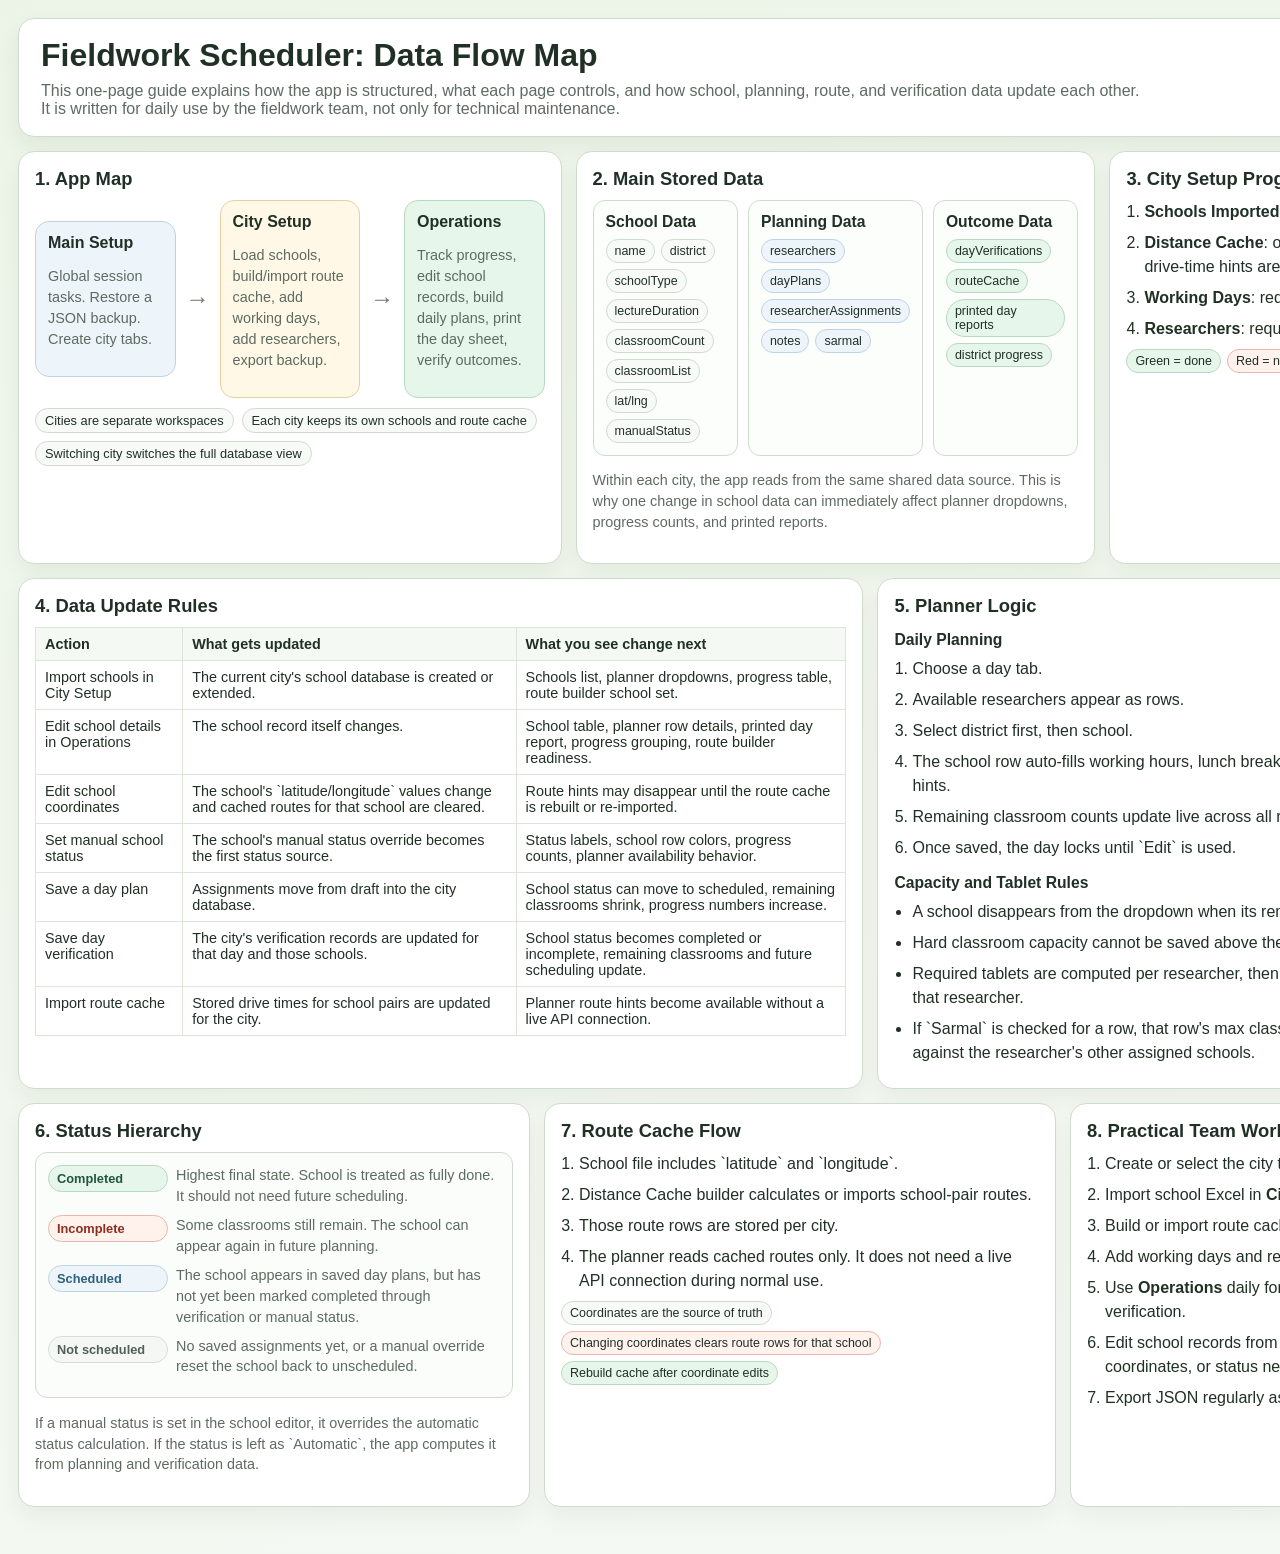
<file: info-sheet.html>
<!doctype html>
<html lang="en">
<head>
  <meta charset="UTF-8">
  <meta name="viewport" content="width=device-width, initial-scale=1.0">
  <title>Fieldwork Scheduler Info Sheet</title>
  <style>
    :root {
      --bg: #eef4ea;
      --panel: #ffffff;
      --line: #cfdccd;
      --text: #203025;
      --muted: #5d6b60;
      --green: #1e7a46;
      --green-soft: #e7f6eb;
      --red: #a63d2f;
      --red-soft: #fff1ec;
      --blue: #2f627f;
      --blue-soft: #edf5fb;
      --gold: #8a6a1f;
      --gold-soft: #fff8e7;
    }

    * {
      box-sizing: border-box;
    }

    body {
      margin: 0;
      font-family: "Segoe UI", Tahoma, Geneva, Verdana, sans-serif;
      color: var(--text);
      background: linear-gradient(160deg, #ecf4e7 0%, #f5f9f4 100%);
    }

    .sheet {
      width: max(1600px, 100vw);
      min-height: 100vh;
      padding: 18px;
      display: grid;
      gap: 14px;
    }

    .hero {
      background: var(--panel);
      border: 1px solid var(--line);
      border-radius: 16px;
      padding: 18px 22px;
      box-shadow: 0 10px 22px rgba(20, 35, 24, 0.06);
    }

    .hero h1 {
      margin: 0;
      font-size: 2rem;
    }

    .hero p {
      margin: 8px 0 0;
      color: var(--muted);
      max-width: 1100px;
      font-size: 1rem;
    }

    .top-grid {
      display: grid;
      grid-template-columns: 1.15fr 1.1fr 1fr;
      gap: 14px;
      align-items: stretch;
    }

    .panel {
      background: var(--panel);
      border: 1px solid var(--line);
      border-radius: 16px;
      padding: 16px;
      box-shadow: 0 10px 22px rgba(20, 35, 24, 0.05);
    }

    .panel h2 {
      margin: 0 0 10px;
      font-size: 1.15rem;
    }

    .panel h3 {
      margin: 14px 0 8px;
      font-size: 0.98rem;
    }

    .small {
      color: var(--muted);
      font-size: 0.9rem;
      line-height: 1.45;
    }

    .flow-strip {
      display: grid;
      grid-template-columns: 1fr auto 1fr auto 1fr;
      gap: 10px;
      align-items: center;
      margin-top: 8px;
    }

    .flow-step {
      border-radius: 14px;
      padding: 12px;
      border: 1px solid var(--line);
      background: #fbfdfb;
      min-height: 120px;
    }

    .flow-step.main {
      background: var(--blue-soft);
      border-color: #bfd3e1;
    }

    .flow-step.setup {
      background: var(--gold-soft);
      border-color: #e2d2a2;
    }

    .flow-step.ops {
      background: var(--green-soft);
      border-color: #b9d8c2;
    }

    .arrow {
      text-align: center;
      font-size: 1.5rem;
      color: #6d7b70;
      font-weight: 700;
    }

    .tag-row {
      display: flex;
      flex-wrap: wrap;
      gap: 8px;
      margin-top: 10px;
    }

    .tag {
      border: 1px solid var(--line);
      border-radius: 999px;
      padding: 4px 9px;
      font-size: 0.8rem;
      background: #f7faf7;
    }

    .stores {
      display: grid;
      grid-template-columns: repeat(3, 1fr);
      gap: 10px;
    }

    .store {
      border: 1px solid var(--line);
      border-radius: 12px;
      padding: 12px;
      background: #fcfefc;
    }

    .store h3 {
      margin-top: 0;
    }

    .chip-list {
      display: flex;
      flex-wrap: wrap;
      gap: 6px;
      margin-top: 8px;
    }

    .chip {
      border-radius: 999px;
      padding: 4px 8px;
      font-size: 0.78rem;
      border: 1px solid #cfdccd;
      background: #f7faf7;
    }

    .chip.green {
      background: var(--green-soft);
      border-color: #b9d8c2;
    }

    .chip.red {
      background: var(--red-soft);
      border-color: #e7b7ad;
    }

    .chip.blue {
      background: var(--blue-soft);
      border-color: #bfd3e1;
    }

    .mid-grid {
      display: grid;
      grid-template-columns: 1.2fr 1fr;
      gap: 14px;
    }

    .rule-list,
    .step-list {
      margin: 8px 0 0;
      padding-left: 18px;
      line-height: 1.5;
    }

    .rule-list li,
    .step-list li {
      margin-bottom: 7px;
    }

    .update-table {
      width: 100%;
      border-collapse: collapse;
      margin-top: 8px;
      font-size: 0.9rem;
    }

    .update-table th,
    .update-table td {
      border: 1px solid #dbe5d9;
      padding: 8px 9px;
      vertical-align: top;
    }

    .update-table th {
      background: #f4f9f3;
      text-align: left;
    }

    .bottom-grid {
      display: grid;
      grid-template-columns: 1fr 1fr 1fr;
      gap: 14px;
    }

    .legend-box {
      border: 1px solid var(--line);
      border-radius: 12px;
      padding: 12px;
      background: #fbfdfb;
    }

    .legend-row {
      display: grid;
      grid-template-columns: 120px 1fr;
      gap: 8px;
      align-items: start;
      margin-bottom: 8px;
    }

    .status-pill {
      display: inline-block;
      padding: 5px 8px;
      border-radius: 999px;
      font-size: 0.8rem;
      font-weight: 600;
      border: 1px solid transparent;
    }

    .status-pill.scheduled {
      color: #2f627f;
      background: #edf5fb;
      border-color: #bfd3e1;
    }

    .status-pill.completed {
      color: #22573b;
      background: #e7f6eb;
      border-color: #b9d8c2;
    }

    .status-pill.incomplete {
      color: #8a2e1f;
      background: #fff1ec;
      border-color: #e7b7ad;
    }

    .status-pill.not-scheduled {
      color: #526156;
      background: #f5f7f5;
      border-color: #d5dfd2;
    }

    .footer {
      color: var(--muted);
      font-size: 0.82rem;
      text-align: right;
    }

    @media print {
      @page {
        size: A3 landscape;
        margin: 10mm;
      }

      body {
        background: #fff;
      }

      .sheet {
        width: auto;
        min-height: auto;
        padding: 0;
      }

      .panel,
      .hero {
        box-shadow: none;
      }
    }
  </style>
</head>
<body>
  <main class="sheet">
    <section class="hero">
      <h1>Fieldwork Scheduler: Data Flow Map</h1>
      <p>This one-page guide explains how the app is structured, what each page controls, and how school, planning, route, and verification data update each other. It is written for daily use by the fieldwork team, not only for technical maintenance.</p>
    </section>

    <section class="top-grid">
      <div class="panel">
        <h2>1. App Map</h2>
        <div class="flow-strip">
          <div class="flow-step main">
            <strong>Main Setup</strong>
            <p class="small">Global session tasks. Restore a JSON backup. Create city tabs.</p>
          </div>
          <div class="arrow">→</div>
          <div class="flow-step setup">
            <strong>City Setup</strong>
            <p class="small">Load schools, build/import route cache, add working days, add researchers, export backup.</p>
          </div>
          <div class="arrow">→</div>
          <div class="flow-step ops">
            <strong>Operations</strong>
            <p class="small">Track progress, edit school records, build daily plans, print the day sheet, verify outcomes.</p>
          </div>
        </div>
        <div class="tag-row">
          <span class="tag">Cities are separate workspaces</span>
          <span class="tag">Each city keeps its own schools and route cache</span>
          <span class="tag">Switching city switches the full database view</span>
        </div>
      </div>

      <div class="panel">
        <h2>2. Main Stored Data</h2>
        <div class="stores">
          <div class="store">
            <h3>School Data</h3>
            <div class="chip-list">
              <span class="chip">name</span>
              <span class="chip">district</span>
              <span class="chip">schoolType</span>
              <span class="chip">lectureDuration</span>
              <span class="chip">classroomCount</span>
              <span class="chip">classroomList</span>
              <span class="chip">lat/lng</span>
              <span class="chip">manualStatus</span>
            </div>
          </div>
          <div class="store">
            <h3>Planning Data</h3>
            <div class="chip-list">
              <span class="chip blue">researchers</span>
              <span class="chip blue">dayPlans</span>
              <span class="chip blue">researcherAssignments</span>
              <span class="chip blue">notes</span>
              <span class="chip blue">sarmal</span>
            </div>
          </div>
          <div class="store">
            <h3>Outcome Data</h3>
            <div class="chip-list">
              <span class="chip green">dayVerifications</span>
              <span class="chip green">routeCache</span>
              <span class="chip green">printed day reports</span>
              <span class="chip green">district progress</span>
            </div>
          </div>
        </div>
        <p class="small">Within each city, the app reads from the same shared data source. This is why one change in school data can immediately affect planner dropdowns, progress counts, and printed reports.</p>
      </div>

      <div class="panel">
        <h2>3. City Setup Progress Strip</h2>
        <ol class="step-list">
          <li><strong>Schools Imported</strong>: required before operations can start.</li>
          <li><strong>Distance Cache</strong>: optional for planning, but required if drive-time hints are needed.</li>
          <li><strong>Working Days</strong>: required before daily planning.</li>
          <li><strong>Researchers</strong>: required before assignments can be made.</li>
        </ol>
        <div class="chip-list">
          <span class="chip green">Green = done</span>
          <span class="chip red">Red = not yet done</span>
          <span class="chip blue">Click a step to jump to that section</span>
        </div>
      </div>
    </section>

    <section class="mid-grid">
      <div class="panel">
        <h2>4. Data Update Rules</h2>
        <table class="update-table">
          <thead>
            <tr>
              <th>Action</th>
              <th>What gets updated</th>
              <th>What you see change next</th>
            </tr>
          </thead>
          <tbody>
            <tr>
              <td>Import schools in City Setup</td>
              <td>The current city's school database is created or extended.</td>
              <td>Schools list, planner dropdowns, progress table, route builder school set.</td>
            </tr>
            <tr>
              <td>Edit school details in Operations</td>
              <td>The school record itself changes.</td>
              <td>School table, planner row details, printed day report, progress grouping, route builder readiness.</td>
            </tr>
            <tr>
              <td>Edit school coordinates</td>
              <td>The school's `latitude/longitude` values change and cached routes for that school are cleared.</td>
              <td>Route hints may disappear until the route cache is rebuilt or re-imported.</td>
            </tr>
            <tr>
              <td>Set manual school status</td>
              <td>The school's manual status override becomes the first status source.</td>
              <td>Status labels, school row colors, progress counts, planner availability behavior.</td>
            </tr>
            <tr>
              <td>Save a day plan</td>
              <td>Assignments move from draft into the city database.</td>
              <td>School status can move to scheduled, remaining classrooms shrink, progress numbers increase.</td>
            </tr>
            <tr>
              <td>Save day verification</td>
              <td>The city's verification records are updated for that day and those schools.</td>
              <td>School status becomes completed or incomplete, remaining classrooms and future scheduling update.</td>
            </tr>
            <tr>
              <td>Import route cache</td>
              <td>Stored drive times for school pairs are updated for the city.</td>
              <td>Planner route hints become available without a live API connection.</td>
            </tr>
          </tbody>
        </table>
      </div>

      <div class="panel">
        <h2>5. Planner Logic</h2>
        <h3>Daily Planning</h3>
        <ol class="step-list">
          <li>Choose a day tab.</li>
          <li>Available researchers appear as rows.</li>
          <li>Select district first, then school.</li>
          <li>The school row auto-fills working hours, lunch break, duration, max class size, and route hints.</li>
          <li>Remaining classroom counts update live across all researchers in the same day.</li>
          <li>Once saved, the day locks until `Edit` is used.</li>
        </ol>
        <h3>Capacity and Tablet Rules</h3>
        <ul class="rule-list">
          <li>A school disappears from the dropdown when its remaining classrooms reach zero.</li>
          <li>Hard classroom capacity cannot be saved above the school's total classroom count.</li>
          <li>Required tablets are computed per researcher, then the maximum relevant value is used for that researcher.</li>
          <li>If `Sarmal` is checked for a row, that row's max class size is doubled before comparing it against the researcher's other assigned schools.</li>
        </ul>
      </div>
    </section>

    <section class="bottom-grid">
      <div class="panel">
        <h2>6. Status Hierarchy</h2>
        <div class="legend-box">
          <div class="legend-row">
            <span class="status-pill completed">Completed</span>
            <span class="small">Highest final state. School is treated as fully done. It should not need future scheduling.</span>
          </div>
          <div class="legend-row">
            <span class="status-pill incomplete">Incomplete</span>
            <span class="small">Some classrooms still remain. The school can appear again in future planning.</span>
          </div>
          <div class="legend-row">
            <span class="status-pill scheduled">Scheduled</span>
            <span class="small">The school appears in saved day plans, but has not yet been marked completed through verification or manual status.</span>
          </div>
          <div class="legend-row">
            <span class="status-pill not-scheduled">Not scheduled</span>
            <span class="small">No saved assignments yet, or a manual override reset the school back to unscheduled.</span>
          </div>
        </div>
        <p class="small">If a manual status is set in the school editor, it overrides the automatic status calculation. If the status is left as `Automatic`, the app computes it from planning and verification data.</p>
      </div>

      <div class="panel">
        <h2>7. Route Cache Flow</h2>
        <ol class="step-list">
          <li>School file includes `latitude` and `longitude`.</li>
          <li>Distance Cache builder calculates or imports school-pair routes.</li>
          <li>Those route rows are stored per city.</li>
          <li>The planner reads cached routes only. It does not need a live API connection during normal use.</li>
        </ol>
        <div class="chip-list">
          <span class="chip">Coordinates are the source of truth</span>
          <span class="chip red">Changing coordinates clears route rows for that school</span>
          <span class="chip green">Rebuild cache after coordinate edits</span>
        </div>
      </div>

      <div class="panel">
        <h2>8. Practical Team Workflow</h2>
        <ol class="step-list">
          <li>Create or select the city tab.</li>
          <li>Import school Excel in <strong>City Setup</strong>.</li>
          <li>Build or import route cache if drive times are needed.</li>
          <li>Add working days and researchers.</li>
          <li>Use <strong>Operations</strong> daily for planning, printing, and end-of-day verification.</li>
          <li>Edit school records from the schools list whenever details, coordinates, or status need manual correction.</li>
          <li>Export JSON regularly as a backup of all cities.</li>
        </ol>
      </div>
    </section>

    <div class="footer">
      Info sheet for `http://localhost:5000/index.html`
    </div>
  </main>
</body>
</html>
</file>
